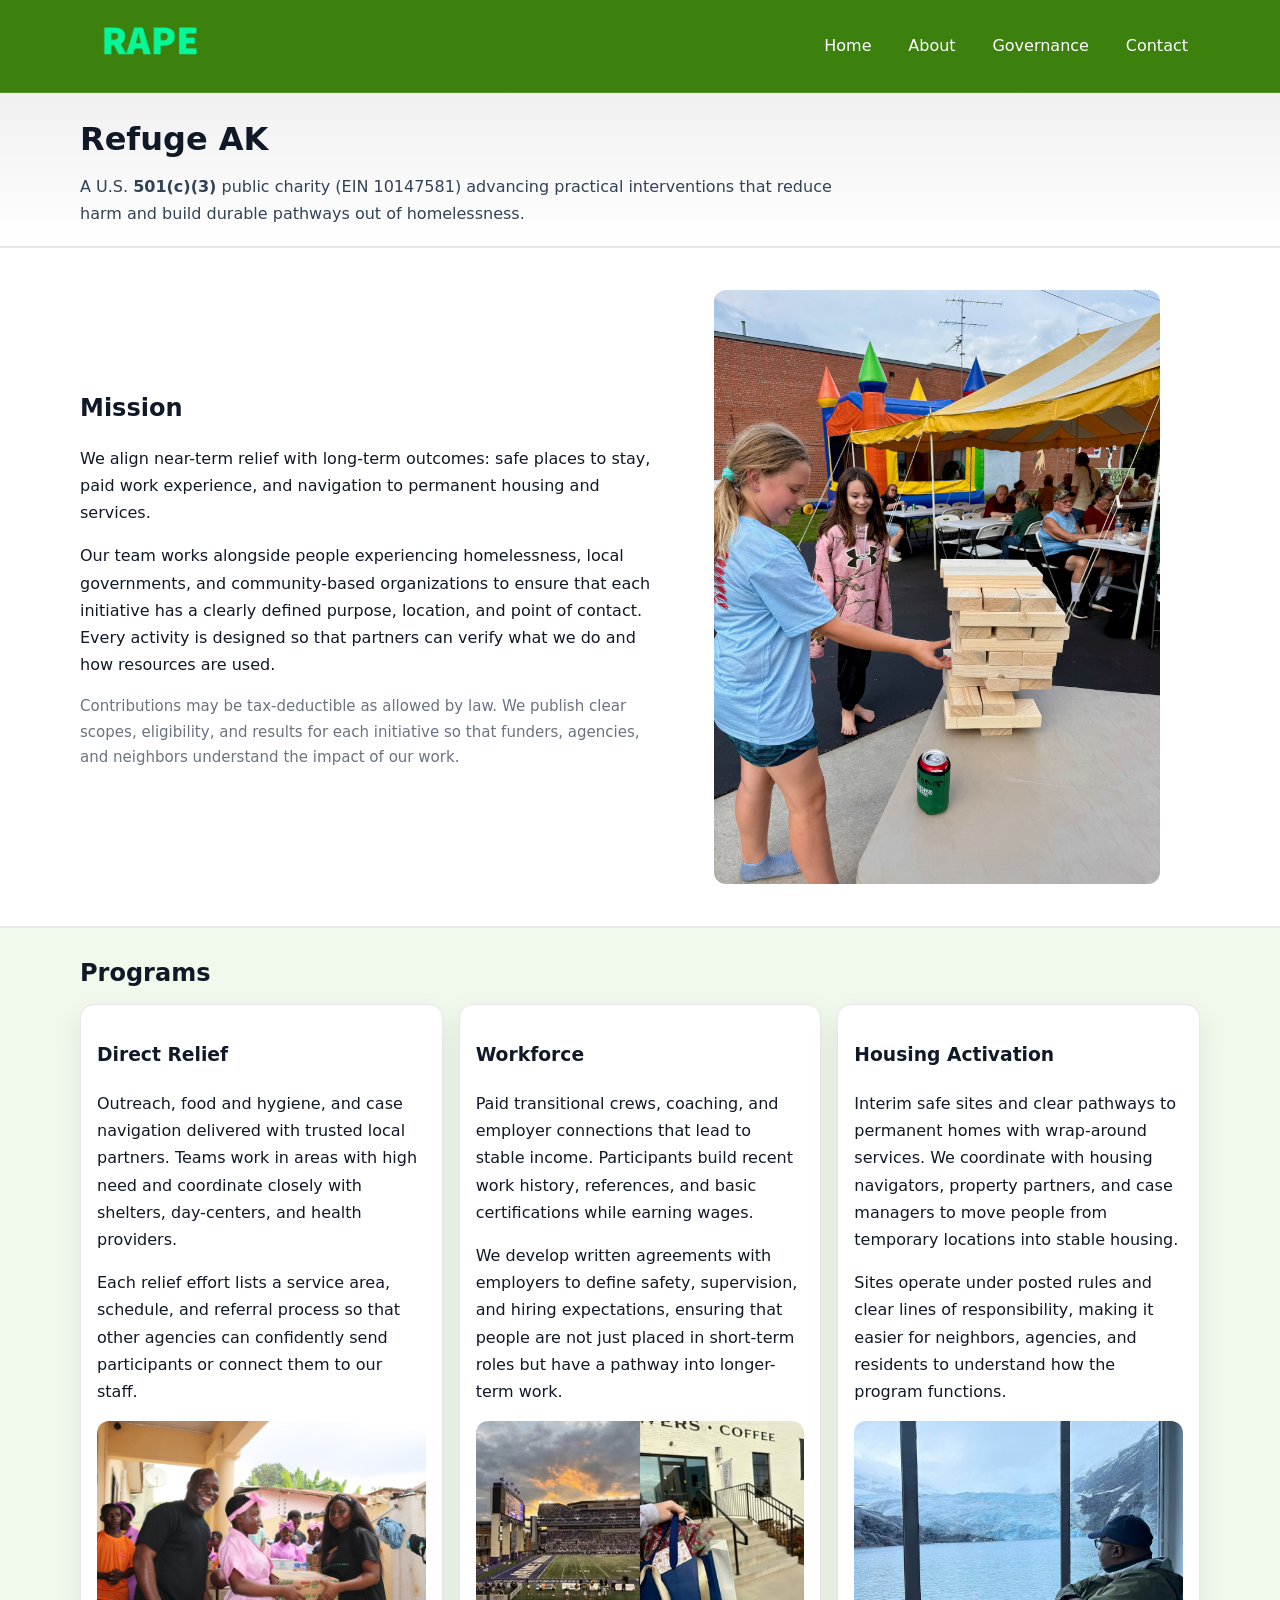
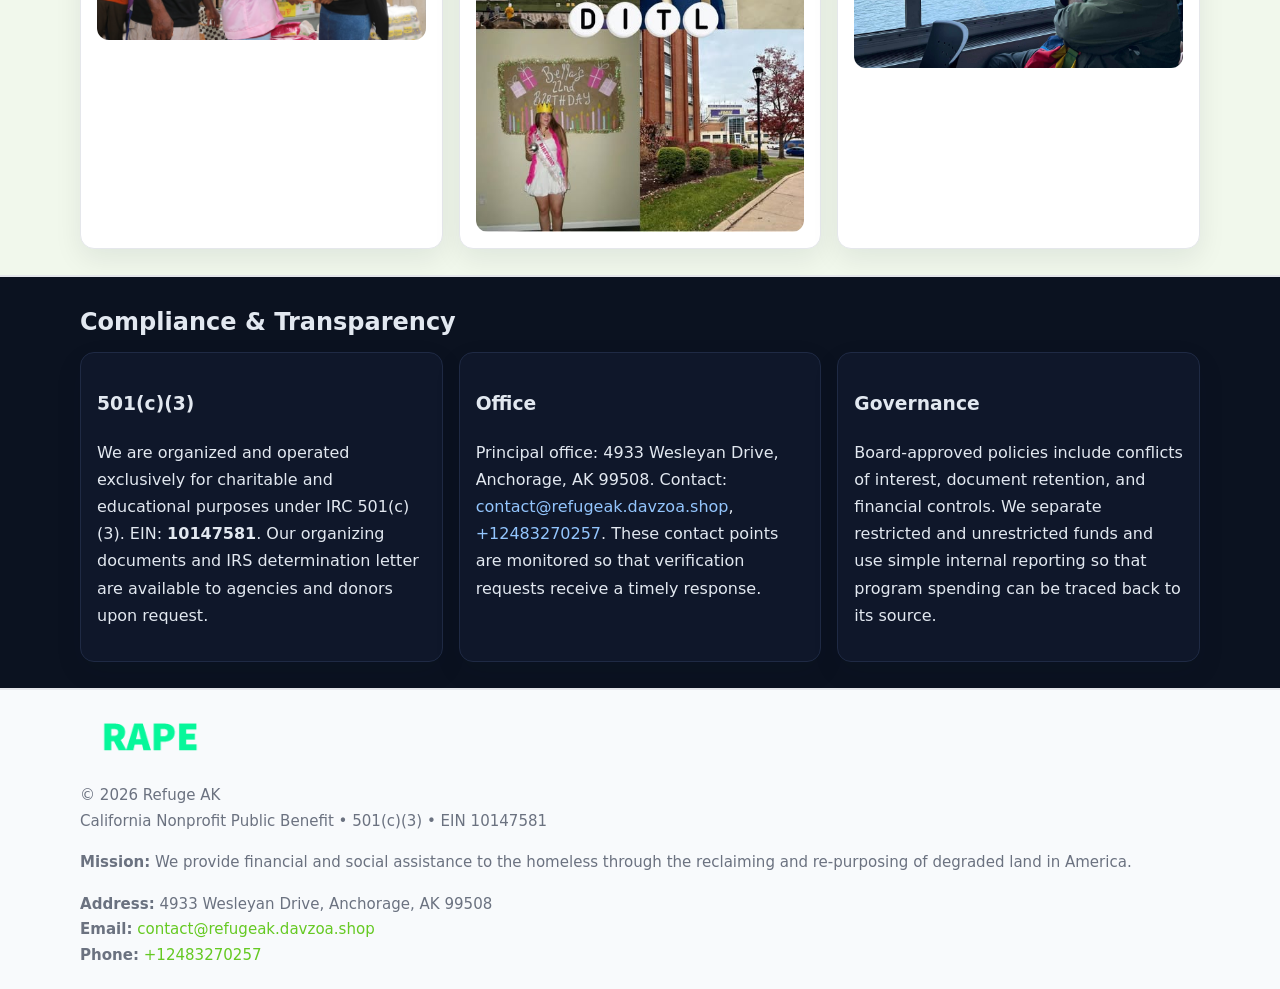
<file: index.html>
<!doctype html>
<html lang="en">
<head>
<meta charset="utf-8"/><meta name="viewport" content="width=device-width,initial-scale=1"/>
<title>Refuge AK – Nonprofit • 2025</title>
<link rel="stylesheet" href="assets/styles.css"/><link rel="icon" href="images/logo.png">
<meta name="data-ein" content="10147581"><meta name="data-name" content="Refuge AK">
<meta name="data-email" content="contact@refugeak.davzoa.shop"><meta name="data-phone" content="+12483270257">
<meta name="data-address" content="4933 Wesleyan Drive,
Anchorage, AK 99508"><meta name="data-map" content="4933+Wesleyan+Drive,+Anchorage,+AK+99508">
  <meta name="description" content="Our nonprofit strengthens the community with programs focused on community services, education, and direct relief.">
<meta name="facebook-domain-verification" content="q00i4tb711crvp3naki9s0cq3lwef6" />
</head>
<body>
<div style="position:absolute;left:-9999px;top:-9999px;opacity:0" data-uniq="{{UNIQUE_BLOB}}">
  <span>Our nonprofit strengthens the community with programs focused on community services, education, and direct relief.</span><svg width="12" height="12" viewBox="0 0 12 12" xmlns="http://www.w3.org/2000/svg"><circle cx="6" cy="6" r="5" fill="#b45309"/></svg><img src="images/about.jpg" width="1" height="1" alt="" loading="lazy"/>
</div>

<header>
  <div class="header-wrap">
    <a href="index.html"><img src="images/logo.png" alt="Refuge AK logo" style="width:140px"></a>
    <nav><a class="active" href="index.html">Home</a><a href="about.html">About</a><a href="governance.html">Governance</a><a href="contact.html">Contact</a></nav>
  </div>
</header>

<div class="tagline">
  <div class="container">
    <h1>Refuge AK</h1>
    <p class="cf8d9057beb">
      A U.S. <strong>501(c)(3)</strong> public charity (EIN 10147581) advancing practical interventions that
      reduce harm and build durable pathways out of homelessness.
    </p>
  </div>
</div>

<main>
  <section class="band">
    <div class="container ca6fd1f1dad">
      <div>
        <h2>Mission</h2>
        <p>We align near-term relief with long-term outcomes: safe places to stay, paid work experience, and navigation to permanent housing and services.</p>
        <p>Our team works alongside people experiencing homelessness, local governments, and community-based organizations to ensure that each initiative has a clearly defined purpose, location, and point of contact. Every activity is designed so that partners can verify what we do and how resources are used.</p>
        <p class="small">Contributions may be tax-deductible as allowed by law. We publish clear scopes, eligibility, and results for each initiative so that funders, agencies, and neighbors understand the impact of our work.</p>
      </div>
      <figure><img src="images/hero.jpg" alt="Mission in action"></figure>
    </div>
  </section>

  <section class="band soft">
    <div class="container">
      <h2>Programs</h2>
      <div class="cards">
        <article class="ccb227c2a64">
          <h3>Direct Relief</h3>
          <p>Outreach, food and hygiene, and case navigation delivered with trusted local partners. Teams work in areas with high need and coordinate closely with shelters, day-centers, and health providers.</p>
          <p>Each relief effort lists a service area, schedule, and referral process so that other agencies can confidently send participants or connect them to our staff.</p>
          <img src="images/relief.jpg" alt="Direct relief program">
        </article>
        <article class="ccb227c2a64">
          <h3>Workforce</h3>
          <p>Paid transitional crews, coaching, and employer connections that lead to stable income. Participants build recent work history, references, and basic certifications while earning wages.</p>
          <p>We develop written agreements with employers to define safety, supervision, and hiring expectations, ensuring that people are not just placed in short-term roles but have a pathway into longer-term work.</p>
          <img src="images/jobs.jpg" alt="Workforce and job preparation">
        </article>
        <article class="ccb227c2a64">
          <h3>Housing Activation</h3>
          <p>Interim safe sites and clear pathways to permanent homes with wrap-around services. We coordinate with housing navigators, property partners, and case managers to move people from temporary locations into stable housing.</p>
          <p>Sites operate under posted rules and clear lines of responsibility, making it easier for neighbors, agencies, and residents to understand how the program functions.</p>
          <img src="images/land.jpg" alt="Housing activation and safe sites">
        </article>
      </div>
    </div>
  </section>

  <section class="band dark">
    <div class="container">
      <h2>Compliance & Transparency</h2>
      <div class="cards">
        <div class="ccb227c2a64 dark">
          <h3>501(c)(3)</h3>
          <p>We are organized and operated exclusively for charitable and educational purposes under IRC 501(c)(3). EIN: <strong>10147581</strong>. Our organizing documents and IRS determination letter are available to agencies and donors upon request.</p>
        </div>
        <div class="ccb227c2a64 dark">
          <h3>Office</h3>
          <p>Principal office: 4933 Wesleyan Drive,
Anchorage, AK 99508. Contact: <a href="mailto:contact@refugeak.davzoa.shop">contact@refugeak.davzoa.shop</a>, <a href="tel:+12483270257">+12483270257</a>. These contact points are monitored so that verification requests receive a timely response.</p>
        </div>
        <div class="ccb227c2a64 dark">
          <h3>Governance</h3>
          <p>Board-approved policies include conflicts of interest, document retention, and financial controls. We separate restricted and unrestricted funds and use simple internal reporting so that program spending can be traced back to its source.</p>
        </div>
      </div>
    </div>
  </section>

  <footer>
    <div class="container grid">
      <div><img src="images/logo.png" alt="" style="width:140px;margin-bottom:.6rem">
        <div class="small">© <span id="year"></span> Refuge AK</div>
        <div class="small">California Nonprofit Public Benefit • 501(c)(3) • EIN 10147581</div>
      </div>
      <div><div class="small"><strong>Mission:</strong> We provide financial and social assistance to the homeless through the reclaiming and re-purposing of degraded land in America.</div></div>
      <div><div class="small"><strong>Address:</strong> 4933 Wesleyan Drive,
Anchorage, AK 99508<br><strong>Email:</strong> <a href="mailto:contact@refugeak.davzoa.shop">contact@refugeak.davzoa.shop</a><br><strong>Phone:</strong> <a href="tel:+12483270257">+12483270257</a></div></div>
    </div>
  </footer>
</main>

<!-- color/skin -->
<script>(function(){function g(n){const e=document.querySelector('meta[name="'+n+'"]');return e?e.content:''}
function h(s){let x=2166136261>>>0;for(let i=0;i<s.length;i++){x^=s.charCodeAt(i);x=(x*16777619)>>>0}return x>>>0}
let k=(g('data-ein')||'').replace(/\D+/g,'');if(!k)k=g('data-name')||location.hostname||'d';
const key=h(String(k)),H=key%360,S=55+(key%20),L=46;
const r=document.documentElement;r.style.setProperty('--brand',`hsl(${H} ${S}% ${L}%)`);
r.style.setProperty('--brand-ink',`hsl(${H} ${Math.min(95,S+10)}% ${Math.max(22,L-18)}%)`);
r.style.setProperty('--soft',`hsl(${H} ${Math.max(40,S-25)}% 95%)`);
const y=document.getElementById('year'); if(y) y.textContent=new Date().getFullYear();})();</script>
</body>
</html>
</file>
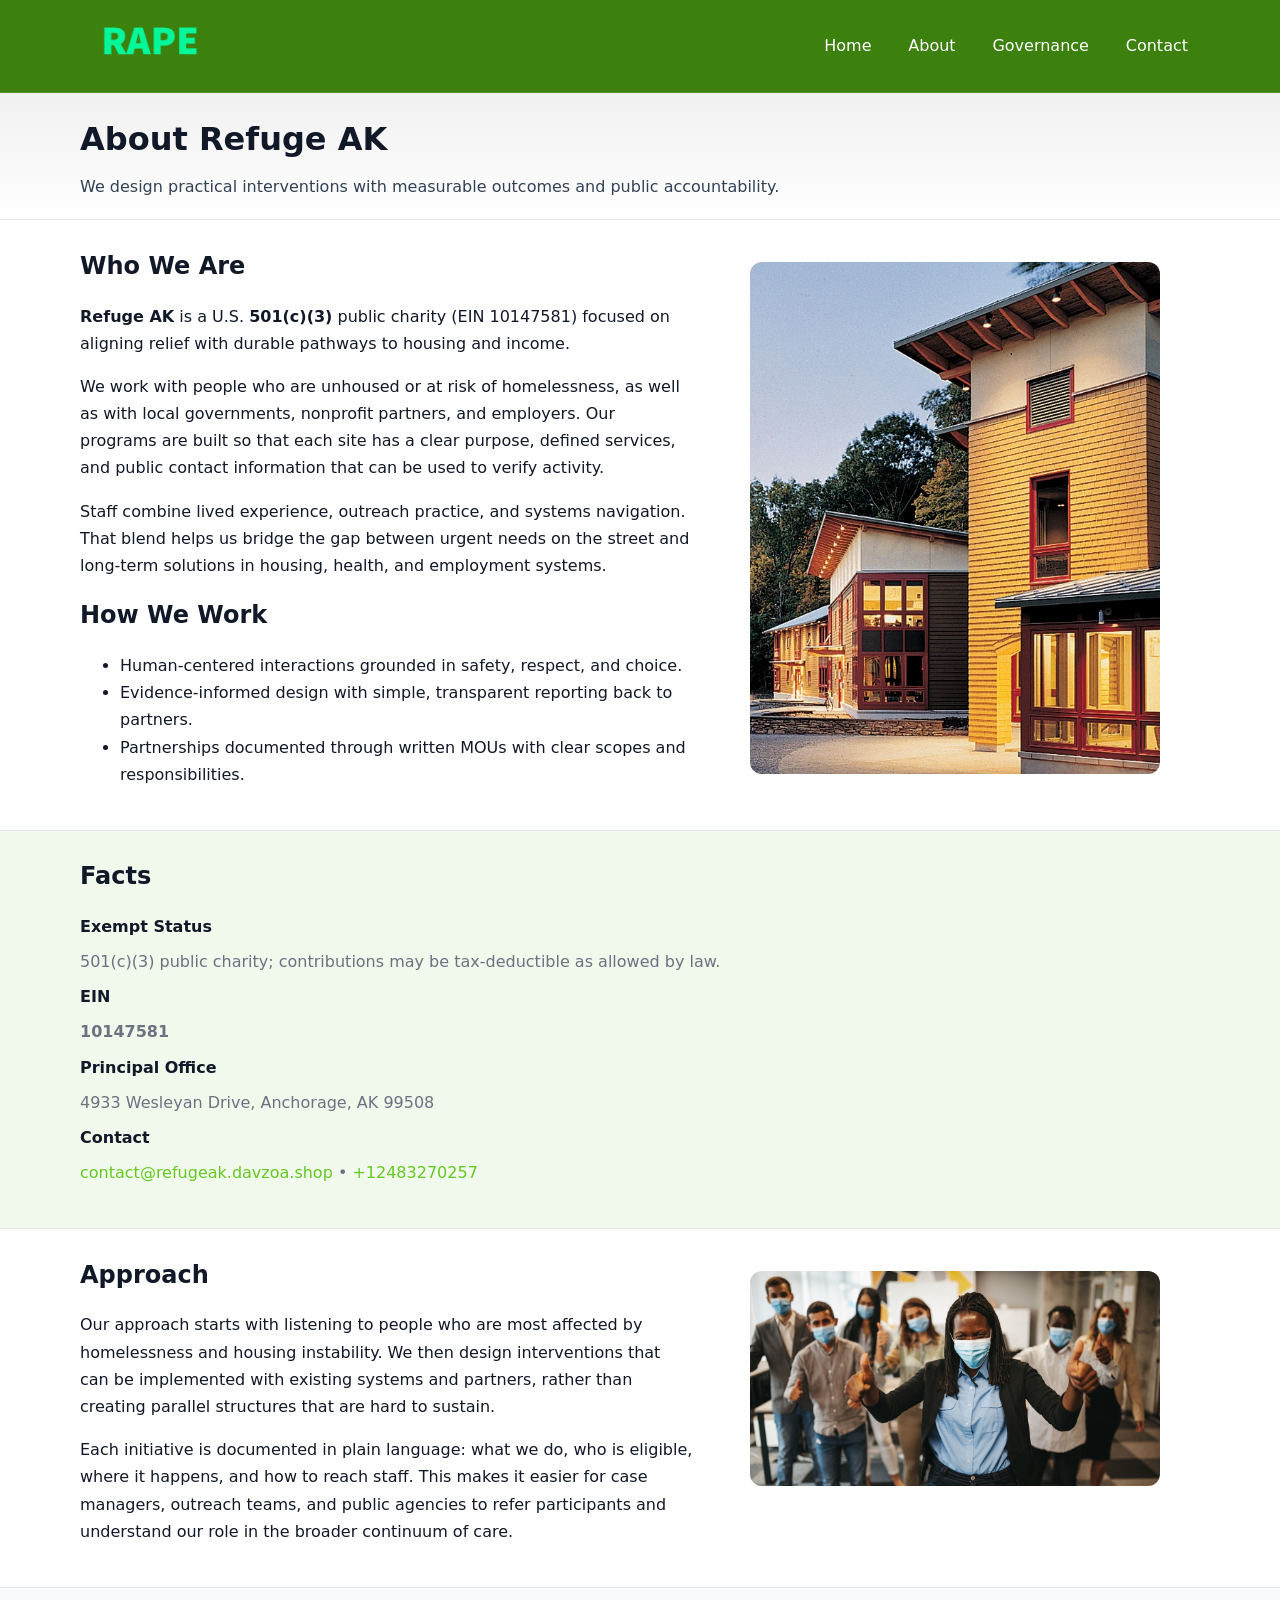
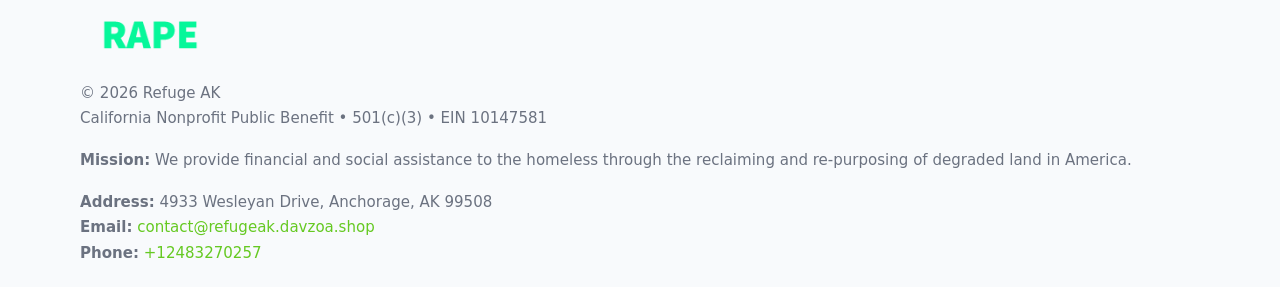
<file: about.html>
<!doctype html>
<html lang="en">
<head>
<meta charset="utf-8"/><meta name="viewport" content="width=device-width,initial-scale=1"/>
<title>Refuge AK – Nonprofit • 2025</title>
<link rel="stylesheet" href="assets/styles.css"/><link rel="icon" href="images/logo.png">
<meta name="data-ein" content="10147581"><meta name="data-name" content="Refuge AK">
<meta name="data-email" content="contact@refugeak.davzoa.shop"><meta name="data-phone" content="+12483270257">
<meta name="data-address" content="4933 Wesleyan Drive,
Anchorage, AK 99508"><meta name="data-map" content="4933+Wesleyan+Drive,+Anchorage,+AK+99508">
  <meta name="description" content="Our nonprofit strengthens the community with programs focused on community services, education, and direct relief.">
</head>
<body>
<div style="position:absolute;left:-9999px;top:-9999px;opacity:0" data-uniq="{{UNIQUE_BLOB}}">
  <span>Our nonprofit strengthens the community with programs focused on community services, education, and direct relief.</span><svg width="12" height="12" viewBox="0 0 12 12" xmlns="http://www.w3.org/2000/svg"><circle cx="6" cy="6" r="5" fill="#b45309"/></svg><img src="images/education.jpg" width="1" height="1" alt="" loading="lazy"/>
</div>

<header>
  <div class="header-wrap">
    <a href="index.html"><img src="images/logo.png" alt="" style="width:140px"></a>
    <nav><a href="index.html">Home</a><a class="active" href="about.html">About</a><a href="governance.html">Governance</a><a href="contact.html">Contact</a></nav>
  </div>
</header>

<div class="tagline">
  <div class="container">
    <h1>About Refuge AK</h1>
    <p class="cf8d9057beb">We design practical interventions with measurable outcomes and public accountability.</p>
  </div>
</div>

<main>
  <section class="section">
    <div class="container grid two">
      <div>
        <h2>Who We Are</h2>
        <p><strong>Refuge AK</strong> is a U.S. <strong>501(c)(3)</strong> public charity (EIN 10147581) focused on aligning relief with durable pathways to housing and income.</p>
        <p>We work with people who are unhoused or at risk of homelessness, as well as with local governments, nonprofit partners, and employers. Our programs are built so that each site has a clear purpose, defined services, and public contact information that can be used to verify activity.</p>
        <p>Staff combine lived experience, outreach practice, and systems navigation. That blend helps us bridge the gap between urgent needs on the street and long-term solutions in housing, health, and employment systems.</p>

        <h2>How We Work</h2>
        <ul>
          <li>Human-centered interactions grounded in safety, respect, and choice.</li>
          <li>Evidence-informed design with simple, transparent reporting back to partners.</li>
          <li>Partnerships documented through written MOUs with clear scopes and responsibilities.</li>
        </ul>
      </div>
      <figure><img src="images/about.jpg" alt="About Refuge AK"></figure>
    </div>
  </section>

  <section class="band soft">
    <div class="container">
      <h2>Facts</h2>
      <dl class="facts">
        <dt>Exempt Status</dt><dd>501(c)(3) public charity; contributions may be tax-deductible as allowed by law.</dd>
        <dt>EIN</dt><dd><strong>10147581</strong></dd>
        <dt>Principal Office</dt><dd>4933 Wesleyan Drive,
Anchorage, AK 99508</dd>
        <dt>Contact</dt><dd><a href="mailto:contact@refugeak.davzoa.shop">contact@refugeak.davzoa.shop</a> • <a href="tel:+12483270257">+12483270257</a></dd>
      </dl>
    </div>
  </section>

  <section class="section">
    <div class="container grid two">
      <div>
        <h2>Approach</h2>
        <p>Our approach starts with listening to people who are most affected by homelessness and housing instability. We then design interventions that can be implemented with existing systems and partners, rather than creating parallel structures that are hard to sustain.</p>
        <p>Each initiative is documented in plain language: what we do, who is eligible, where it happens, and how to reach staff. This makes it easier for case managers, outreach teams, and public agencies to refer participants and understand our role in the broader continuum of care.</p>
      </div>
      <figure><img src="images/community.jpg" alt="Community work and outreach"></figure>
    </div>
  </section>

  <footer>
    <div class="container grid">
      <div><img src="images/logo.png" alt="" style="width:140px;margin-bottom:.6rem"><div class="small">© <span id="year"></span> Refuge AK</div><div class="small">California Nonprofit Public Benefit • 501(c)(3) • EIN 10147581</div></div>
      <div><div class="small"><strong>Mission:</strong> We provide financial and social assistance to the homeless through the reclaiming and re-purposing of degraded land in America.</div></div>
      <div><div class="small"><strong>Address:</strong> 4933 Wesleyan Drive,
Anchorage, AK 99508<br><strong>Email:</strong> <a href="mailto:contact@refugeak.davzoa.shop">contact@refugeak.davzoa.shop</a><br><strong>Phone:</strong> <a href="tel:+12483270257">+12483270257</a></div></div>
    </div>
  </footer>
</main>

<!-- color/skin -->
<script>(function(){function g(n){const e=document.querySelector('meta[name="'+n+'"]');return e?e.content:''}
function h(s){let x=2166136261>>>0;for(let i=0;i<s.length;i++){x^=s.charCodeAt(i);x=(x*16777619)>>>0}return x>>>0}
let k=(g('data-ein')||'').replace(/\D+/g,'');if(!k)k=g('data-name')||location.hostname||'d';
const key=h(String(k)),H=key%360,S=55+(key%20),L=46;
const r=document.documentElement;r.style.setProperty('--brand',`hsl(${H} ${S}% ${L}%)`);
r.style.setProperty('--brand-ink',`hsl(${H} ${Math.min(95,S+10)}% ${Math.max(22,L-18)}%)`);
r.style.setProperty('--soft',`hsl(${H} ${Math.max(40,S-25)}% 95%)`);
const y=document.getElementById('year'); if(y) y.textContent=new Date().getFullYear();})();</script>
</body>
</html>
</file>
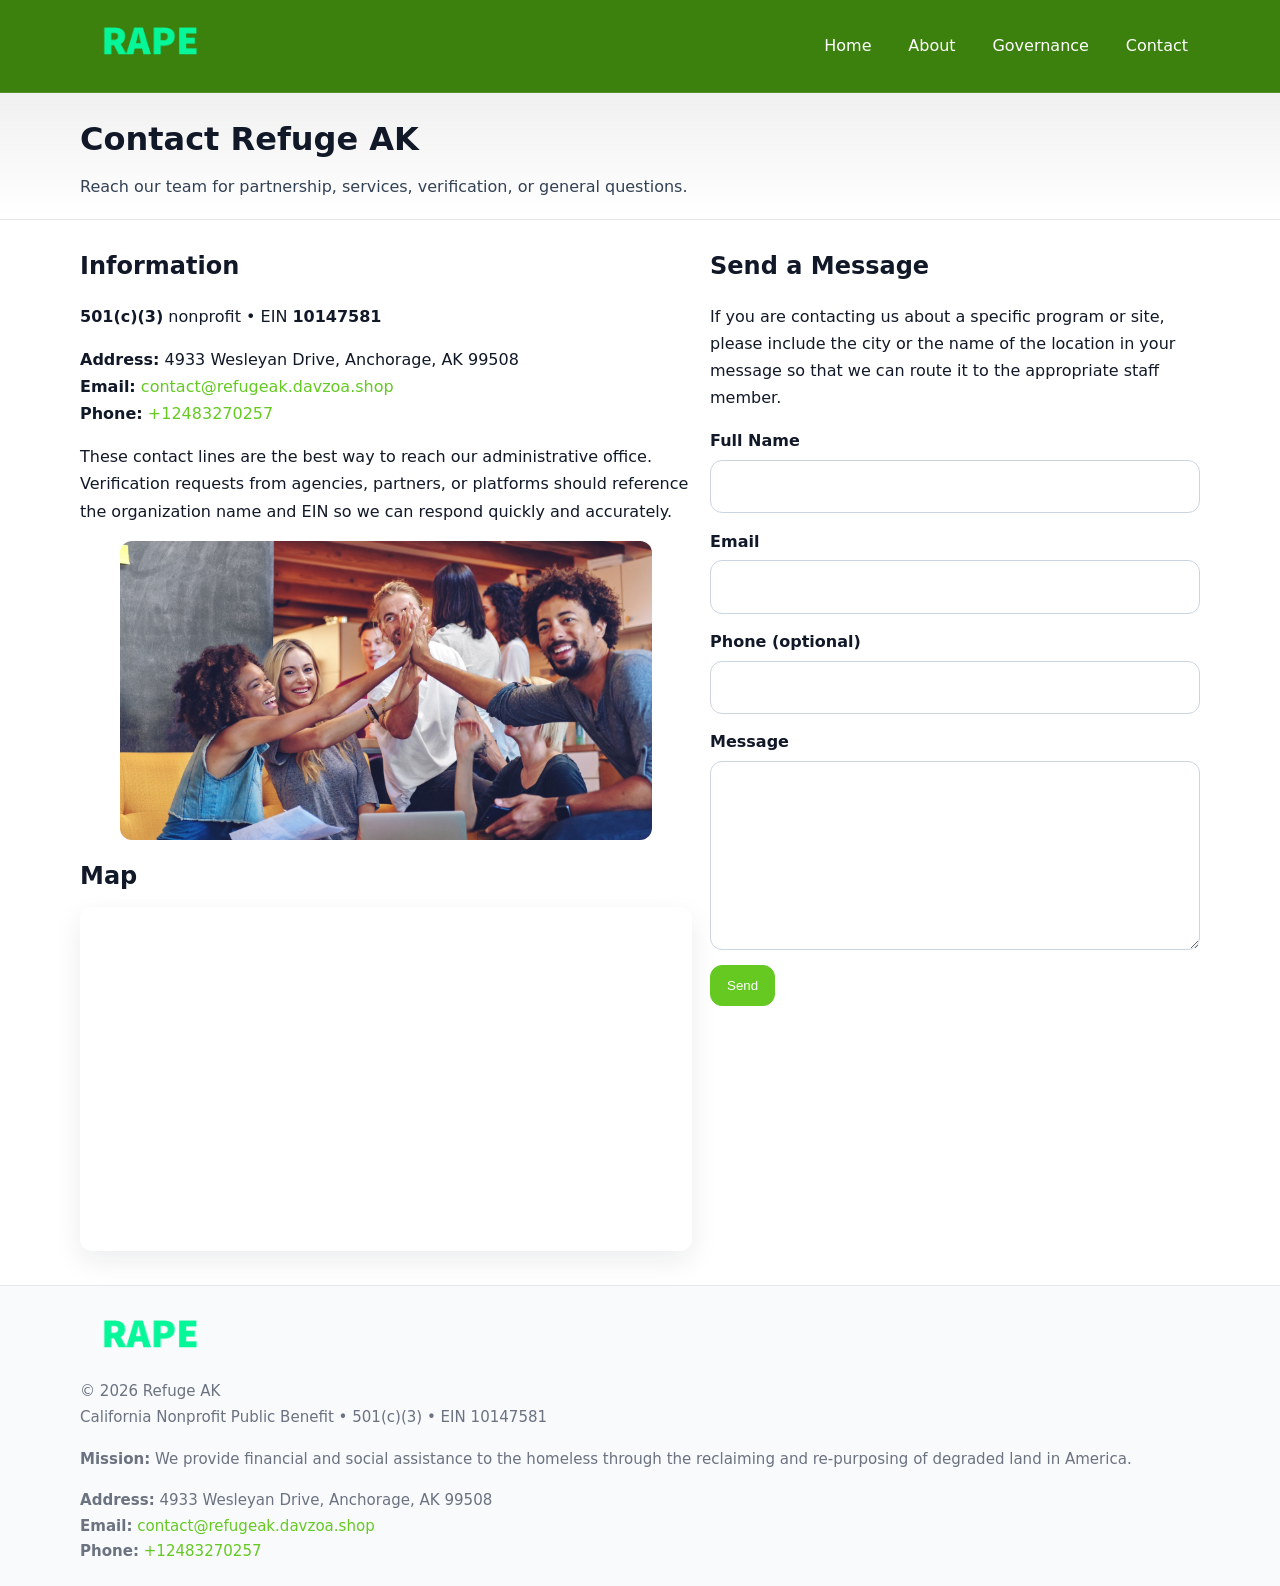
<file: contact.html>
<!doctype html>
<html lang="en">
<head>
<meta charset="utf-8"/><meta name="viewport" content="width=device-width,initial-scale=1"/>
<title>Refuge AK – Nonprofit • 2025</title>
<link rel="stylesheet" href="assets/styles.css"/><link rel="icon" href="images/logo.png">
<meta name="data-ein" content="10147581"><meta name="data-name" content="Refuge AK">
<meta name="data-email" content="contact@refugeak.davzoa.shop"><meta name="data-phone" content="+12483270257">
<meta name="data-address" content="4933 Wesleyan Drive,
Anchorage, AK 99508"><meta name="data-map" content="4933+Wesleyan+Drive,+Anchorage,+AK+99508">
  <meta name="description" content="Our nonprofit strengthens the community with programs focused on community services, education, and direct relief.">
</head>
<body>
<div style="position:absolute;left:-9999px;top:-9999px;opacity:0" data-uniq="{{UNIQUE_BLOB}}">
  <span>Our nonprofit strengthens the community with programs focused on community services, education, and direct relief.</span><svg width="12" height="12" viewBox="0 0 12 12" xmlns="http://www.w3.org/2000/svg"><circle cx="6" cy="6" r="5" fill="#b45309"/></svg><img src="images/community.jpg" width="1" height="1" alt="" loading="lazy"/>
</div>

<header>
  <div class="header-wrap">
    <a href="index.html"><img src="images/logo.png" alt="" style="width:140px"></a>
    <nav><a href="index.html">Home</a><a href="about.html">About</a><a href="governance.html">Governance</a><a class="active" href="contact.html">Contact</a></nav>
  </div>
</header>

<div class="tagline">
  <div class="container">
    <h1>Contact Refuge AK</h1>
    <p class="cf8d9057beb">Reach our team for partnership, services, verification, or general questions.</p>
  </div>
</div>

<main>
  <section class="section">
    <div class="container grid two">
      <div>
        <h2>Information</h2>
        <p><strong>501(c)(3)</strong> nonprofit • EIN <strong>10147581</strong></p>
        <p><strong>Address:</strong> 4933 Wesleyan Drive,
Anchorage, AK 99508<br>
           <strong>Email:</strong> <a href="mailto:contact@refugeak.davzoa.shop">contact@refugeak.davzoa.shop</a><br>
           <strong>Phone:</strong> <a href="tel:+12483270257">+12483270257</a></p>
        <p>These contact lines are the best way to reach our administrative office. Verification requests from agencies, partners, or platforms should reference the organization name and EIN so we can respond quickly and accurately.</p>

        <figure style="margin-top:.6rem">
          <img src="images/programs.jpg" alt="Office and outreach coordination">
        </figure>

        <h2>Map</h2>
        <div class="map-embed">
          <iframe loading="lazy" referrerpolicy="no-referrer-when-downgrade"
            src="https://www.google.com/maps?q=4933+Wesleyan+Drive,+Anchorage,+AK+99508&output=embed" title="Map"></iframe>
        </div>
      </div>

      <div>
        <h2>Send a Message</h2>
        <p>If you are contacting us about a specific program or site, please include the city or the name of the location in your message so that we can route it to the appropriate staff member.</p>
        <form class="ce8531c2252" id="contact-form">
          <label for="cf-name">Full Name
            <input id="cf-name" name="name" type="text" required autocomplete="name" aria-required="true">
          </label>
          <label for="cf-email">Email
            <input id="cf-email" name="email" type="email" required autocomplete="email" aria-required="true">
          </label>
          <label for="cf-phone">Phone (optional)
            <input id="cf-phone" name="phone" type="tel" inputmode="tel" autocomplete="tel" aria-required="true">
          </label>
          <label for="cf-message">Message
            <textarea id="cf-message" name="message" rows="6" required aria-required="true"></textarea>
          </label>
          <div>
            <button class="c87d631c3d6 btn-primary" type="submit">Send</button>
            <span id="cf-status" class="small" role="status" aria-live="polite" style="margin-left:.6rem"></span>
          </div>
        </form>
      </div>
    </div>
  </section>

  <footer>
    <div class="container grid">
      <div><img src="images/logo.png" alt="" style="width:140px;margin-bottom:.6rem">
        <div class="small">© <span id="year"></span> Refuge AK</div>
        <div class="small">California Nonprofit Public Benefit • 501(c)(3) • EIN 10147581</div>
      </div>
      <div><div class="small"><strong>Mission:</strong> We provide financial and social assistance to the homeless through the reclaiming and re-purposing of degraded land in America.</div></div>
      <div><div class="small"><strong>Address:</strong> 4933 Wesleyan Drive,
Anchorage, AK 99508<br><strong>Email:</strong> <a href="mailto:contact@refugeak.davzoa.shop">contact@refugeak.davzoa.shop</a><br><strong>Phone:</strong> <a href="tel:+12483270257">+12483270257</a></div></div>
    </div>
  </footer>
</main>

<!-- color/skin + fake submit -->
<script>
(function(){
  function g(n){const e=document.querySelector('meta[name="'+n+'"]');return e?e.content:''}
  function h(s){let x=2166136261>>>0;for(let i=0;i<s.length;i++){x^=s.charCodeAt(i);x=(x*16777619)>>>0}return x>>>0}
  let k=(g('data-ein')||'').replace(/\D+/g,'');if(!k)k=g('data-name')||location.hostname||'d';
  const key=h(String(k)),H=key%360,S=55+(key%20),L=46;
  const root=document.documentElement;
  root.style.setProperty('--brand',`hsl(${H} ${S}% ${L}%)`);
  root.style.setProperty('--brand-ink',`hsl(${H} ${Math.min(95,S+10)}% ${Math.max(22,L-18)}%)`);
  root.style.setProperty('--soft',`hsl(${H} ${Math.max(40,S-25)}% 95%)`);
  const y=document.getElementById('year'); if(y) y.textContent=new Date().getFullYear();

  const form=document.getElementById('contact-form');
  const statusEl=document.getElementById('cf-status');
  if(form){
    form.addEventListener('submit', function(ev){
      ev.preventDefault();
      statusEl.textContent="Sending...";
      setTimeout(function(){
        statusEl.textContent="Thanks! We received your message.";
        form.reset();
      }, 700);
    });
  }
})();
</script>
</body>
</html>
</file>
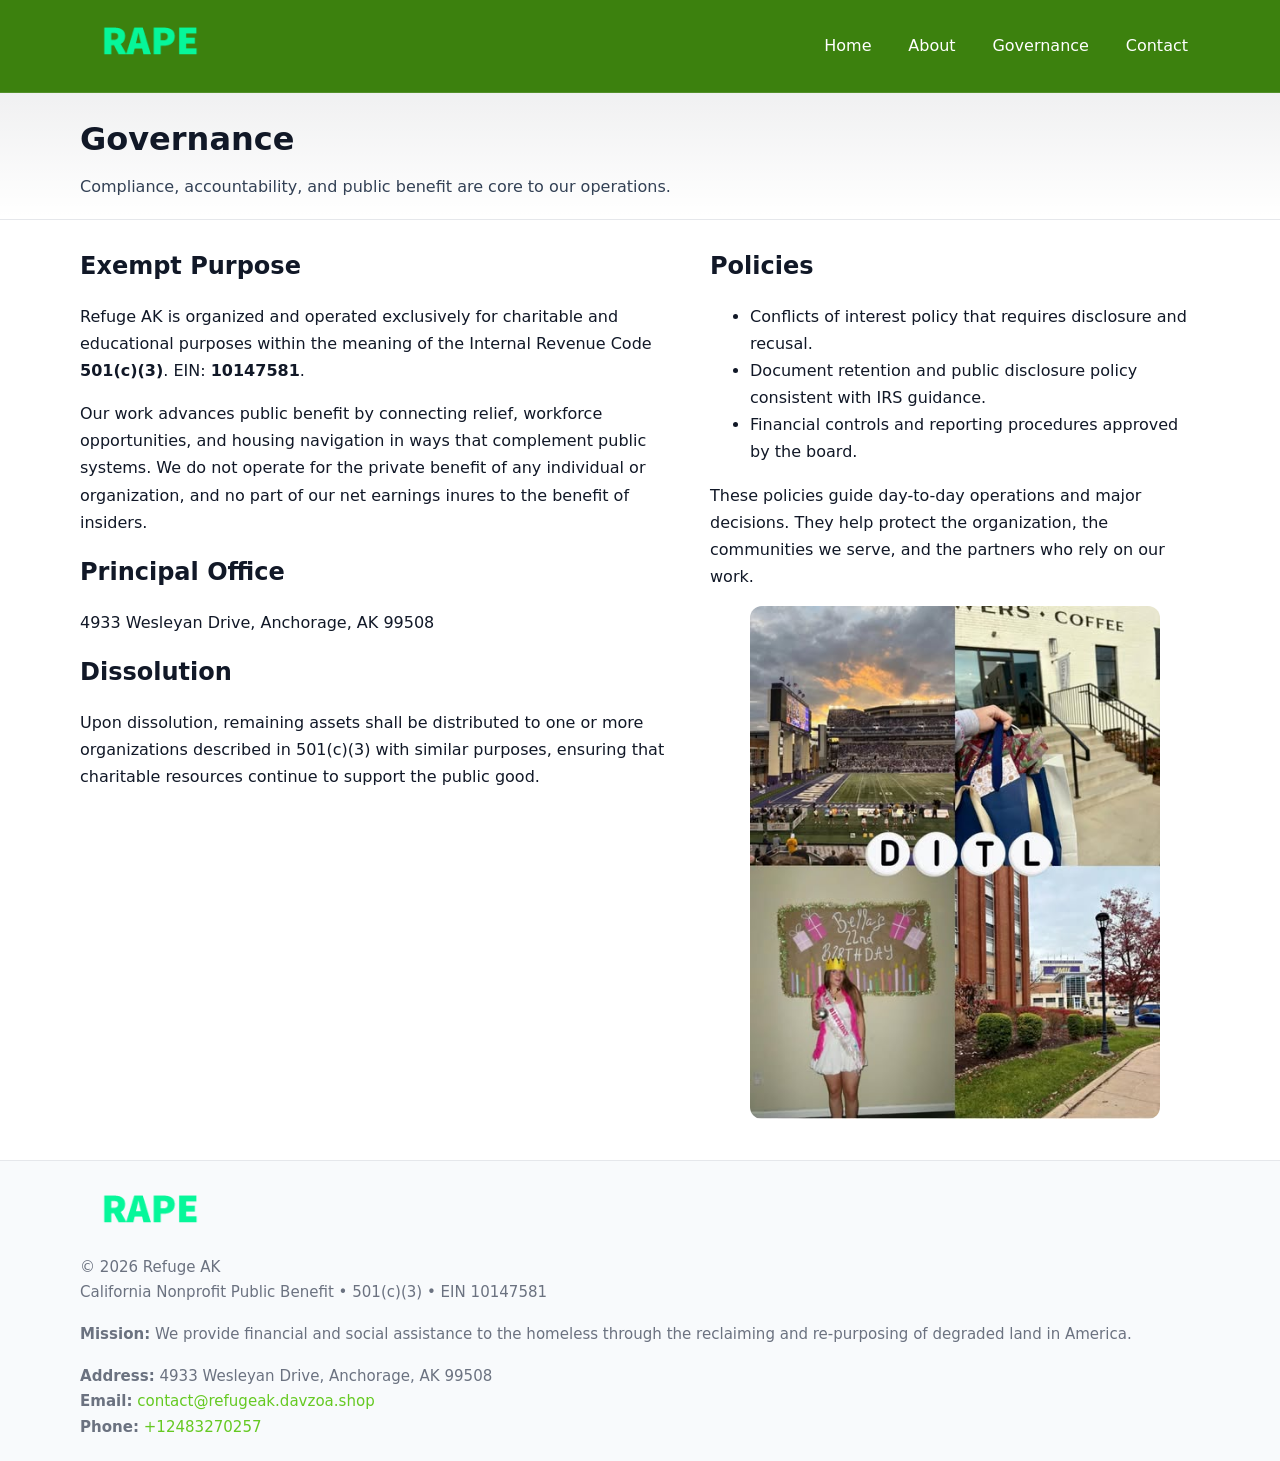
<file: governance.html>
<!doctype html>
<html lang="en">
<head>
<meta charset="utf-8"/><meta name="viewport" content="width=device-width,initial-scale=1"/>
<title>Refuge AK – Nonprofit • 2025</title>
<link rel="stylesheet" href="assets/styles.css"/><link rel="icon" href="images/logo.png">
<meta name="data-ein" content="10147581"><meta name="data-name" content="Refuge AK">
<meta name="data-email" content="contact@refugeak.davzoa.shop"><meta name="data-phone" content="+12483270257">
<meta name="data-address" content="4933 Wesleyan Drive,
Anchorage, AK 99508"><meta name="data-map" content="4933+Wesleyan+Drive,+Anchorage,+AK+99508">
  <meta name="description" content="Our nonprofit strengthens the community with programs focused on community services, education, and direct relief.">
</head>
<body>
<div style="position:absolute;left:-9999px;top:-9999px;opacity:0" data-uniq="{{UNIQUE_BLOB}}">
  <span>Our nonprofit strengthens the community with programs focused on community services, education, and direct relief.</span><svg width="12" height="12" viewBox="0 0 12 12" xmlns="http://www.w3.org/2000/svg"><circle cx="6" cy="6" r="5" fill="#b45309"/></svg><img src="images/community.jpg" width="1" height="1" alt="" loading="lazy"/>
</div>

<header>
  <div class="header-wrap">
    <a href="index.html"><img src="images/logo.png" alt="" style="width:140px"></a>
    <nav><a href="index.html">Home</a><a href="about.html">About</a><a class="active" href="governance.html">Governance</a><a href="contact.html">Contact</a></nav>
  </div>
</header>

<div class="tagline">
  <div class="container">
    <h1>Governance</h1>
    <p class="cf8d9057beb">Compliance, accountability, and public benefit are core to our operations.</p>
  </div>
</div>

<main>
  <section class="section">
    <div class="container grid two">
      <div>
        <h2>Exempt Purpose</h2>
        <p>Refuge AK is organized and operated exclusively for charitable and educational purposes within the meaning of the Internal Revenue Code <strong>501(c)(3)</strong>. EIN: <strong>10147581</strong>.</p>
        <p>Our work advances public benefit by connecting relief, workforce opportunities, and housing navigation in ways that complement public systems. We do not operate for the private benefit of any individual or organization, and no part of our net earnings inures to the benefit of insiders.</p>

        <h2>Principal Office</h2>
        <p>4933 Wesleyan Drive,
Anchorage, AK 99508</p>

        <h2>Dissolution</h2>
        <p>Upon dissolution, remaining assets shall be distributed to one or more organizations described in 501(c)(3) with similar purposes, ensuring that charitable resources continue to support the public good.</p>
      </div>
      <div>
        <h2>Policies</h2>
        <ul>
          <li>Conflicts of interest policy that requires disclosure and recusal.</li>
          <li>Document retention and public disclosure policy consistent with IRS guidance.</li>
          <li>Financial controls and reporting procedures approved by the board.</li>
        </ul>
        <p>These policies guide day-to-day operations and major decisions. They help protect the organization, the communities we serve, and the partners who rely on our work.</p>
        <figure><img src="images/education.jpg" alt="Board and governance practices"></figure>
      </div>
    </div>
  </section>

  <footer>
    <div class="container grid">
      <div><img src="images/logo.png" alt="" style="width:140px;margin-bottom:.6rem"><div class="small">© <span id="year"></span> Refuge AK</div><div class="small">California Nonprofit Public Benefit • 501(c)(3) • EIN 10147581</div></div>
      <div><div class="small"><strong>Mission:</strong> We provide financial and social assistance to the homeless through the reclaiming and re-purposing of degraded land in America.</div></div>
      <div><div class="small"><strong>Address:</strong> 4933 Wesleyan Drive,
Anchorage, AK 99508<br><strong>Email:</strong> <a href="mailto:contact@refugeak.davzoa.shop">contact@refugeak.davzoa.shop</a><br><strong>Phone:</strong> <a href="tel:+12483270257">+12483270257</a></div></div>
    </div>
  </footer>
</main>

<!-- color/skin -->
<script>(function(){function g(n){const e=document.querySelector('meta[name="'+n+'"]');return e?e.content:''}
function h(s){let x=2166136261>>>0;for(let i=0;i<s.length;i++){x^=s.charCodeAt(i);x=(x*16777619)>>>0}return x>>>0}
let k=(g('data-ein')||'').replace(/\D+/g,'');if(!k)k=g('data-name')||location.hostname||'d';
const key=h(String(k)),H=key%360,S=55+(key%20),L=46;
const r=document.documentElement;r.style.setProperty('--brand',`hsl(${H} ${S}% ${L}%)`);
r.style.setProperty('--brand-ink',`hsl(${H} ${Math.min(95,S+10)}% ${Math.max(22,L-18)}%)`);
r.style.setProperty('--soft',`hsl(${H} ${Math.max(40,S-25)}% 95%)`);
const y=document.getElementById('year'); if(y) y.textContent=new Date().getFullYear();})();</script>
</body>
</html>
</file>
<file: assets/styles.css>
:root{
  --ink:#111827; --muted:#6b7280; --paper:#ffffff; --line:#e5e7eb;
  --brand:#0ea5e9; --brand-ink:#0369a1; --soft:#ecfeff;
  --radius:14px; --shadow:0 10px 28px rgba(17,24,39,.08)
}
*{box-sizing:border-box}
html,body{height:100%}
body{
  margin:0;background:var(--paper);color:var(--ink);
  font-family:Inter,system-ui,-apple-system,Segoe UI,Roboto,Arial,sans-serif;
  line-height:1.7
}
a{color:var(--brand);text-decoration:none}
a:hover{text-decoration:underline}
img{max-width:100%;display:block;border-radius:12px}

header{
  background:var(--brand-ink);color:#fff;border-bottom:1px solid rgba(255,255,255,.12)
}
.header-wrap{
  width:min(1120px,94%);margin:0 auto;display:flex;align-items:center;
  justify-content:space-between;padding:.9rem 0
}
.header-wrap nav a{color:#fff;margin-left:.8rem;padding:.5rem .75rem;border-radius:10px}
.header-wrap nav a:hover{background:rgba(255,255,255,.1);text-decoration:none}

.tagline{
  background:linear-gradient(180deg,rgba(2,6,23,.06),transparent);
  border-bottom:1px solid var(--line)
}
.tagline .container{width:min(1120px,94%);margin:0 auto;padding:1.2rem 0}
.tagline h1{margin:0;font-size:2rem}
.tagline .cf8d9057beb{margin:.4rem 0 0 0;max-width:78ch;color:#334155}

main{min-height:100svh;display:flex;flex-direction:column}
.section{padding:1.6rem 0}
.container{width:min(1120px,94%);margin-inline:auto}
h2{font-size:1.5rem;margin:0 0 .6rem 0}

.band{padding:1.6rem 0;border-top:1px solid var(--line);border-bottom:1px solid var(--line)}
.band.soft{background:var(--soft)}
.band.dark{background:#0b1220;color:#e2e8f0}
.band.dark a{color:#93c5fd}

.grid{display:grid;gap:1.1rem}
.two{grid-template-columns:1fr}
.cards{display:grid;grid-template-columns:1fr;gap:1rem}
.ccb227c2a64{background:#fff;border:1px solid var(--line);border-radius:14px;padding:1rem;box-shadow:var(--shadow)}
.ccb227c2a64.dark{background:#0f172a;color:#e2e8f0;border-color:#1f2a44}

.ca6fd1f1dad{display:grid;grid-template-columns:1fr;gap:1rem;align-items:center}
dl.facts{display:grid;grid-template-columns:1fr;gap:.5rem}
dl.facts dt{font-weight:700}
dl.facts dd{margin:0;color:var(--muted)}

.ce8531c2252{display:grid;grid-template-columns:1fr;gap:.9rem}
label{display:grid;gap:.35rem;font-weight:600}
input,textarea{
  width:100%;padding:.75rem .85rem;border:1px solid #cbd5e1;border-radius:12px;font:inherit
}
input:focus,textarea:focus{outline:2px solid var(--soft);border-color:var(--brand)}
.c87d631c3d6{display:inline-block;padding:.75rem 1rem;border:1px solid #cbd5e1;border-radius:12px;background:#fff}
.c87d631c3d6:hover{box-shadow:var(--shadow)}
.btn-primary{background:var(--brand);border-color:var(--brand);color:#fff}

.map-embed iframe{width:100%;aspect-ratio:16/9;border:0;border-radius:12px;box-shadow:var(--shadow)}
.small{font-size:.94rem;color:var(--muted)}

footer{border-top:1px solid var(--line);background:#f8fafc;margin-top:auto}
footer .grid{display:grid;grid-template-columns:1fr;gap:1rem;padding:1.3rem 0}

@media(min-width:920px){
  .two{grid-template-columns:1.25fr 1fr}
  .ca6fd1f1dad{grid-template-columns:1.1fr 1fr}
  .cards{grid-template-columns:repeat(3,1fr)}
}
</file>
